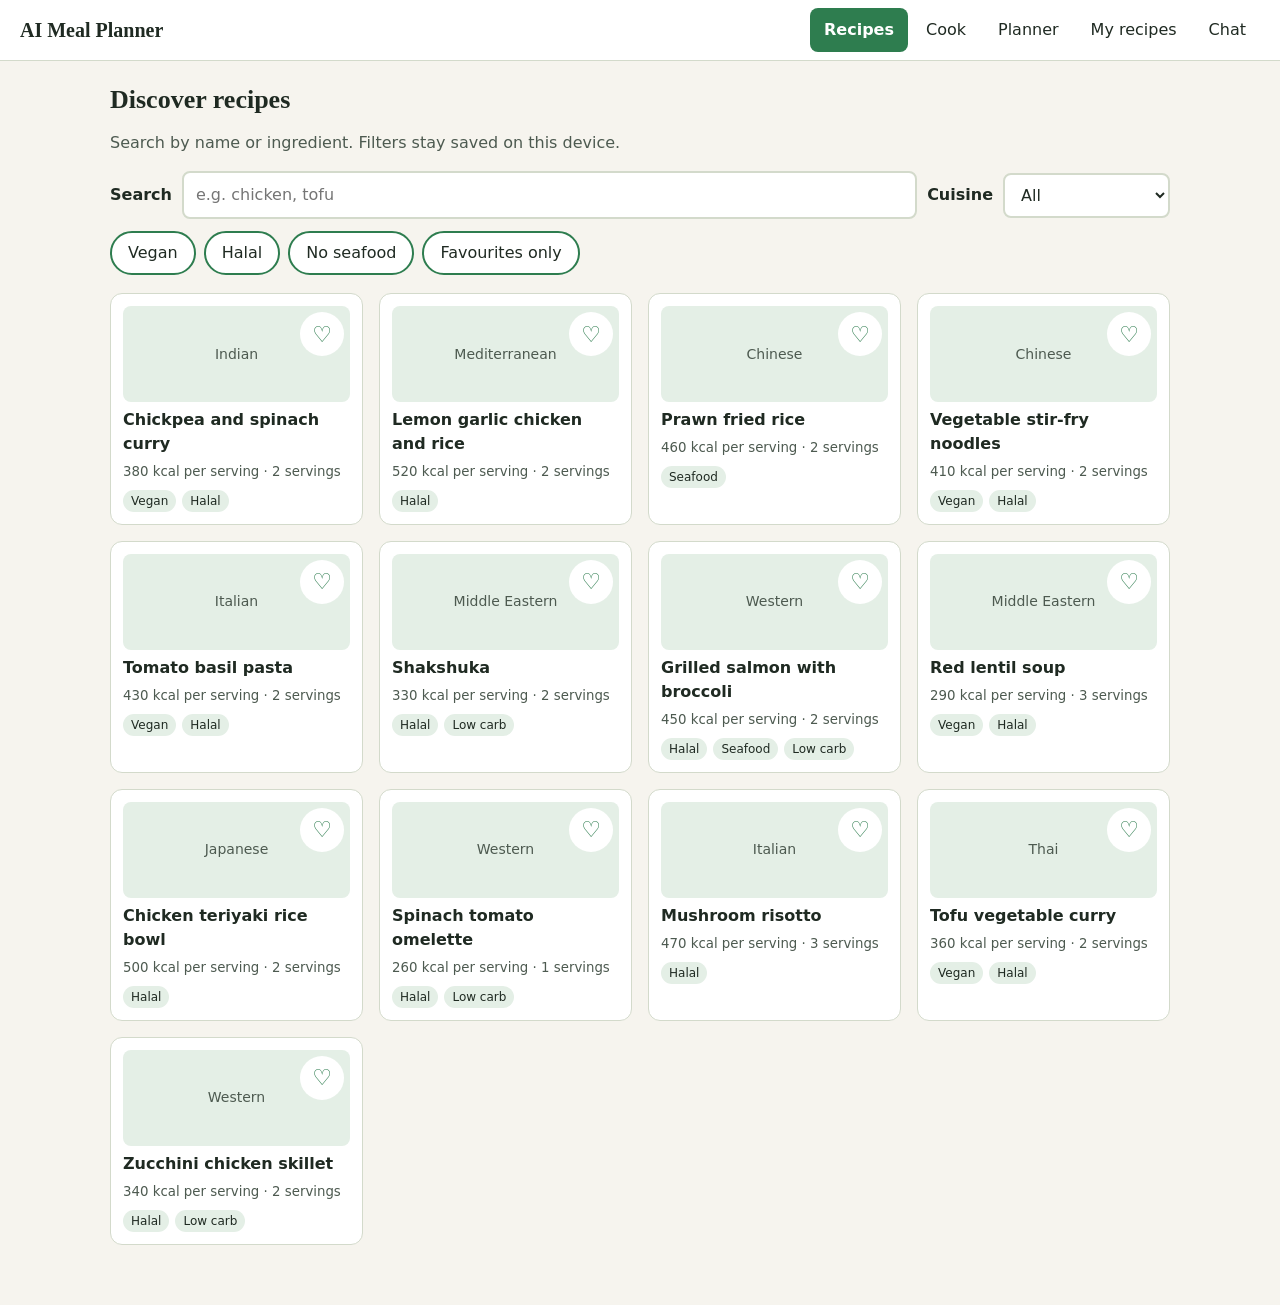
<file: AI Meal Planner.html>
<!doctype html>
<html lang="en">
<head>
<meta charset="utf-8">
<meta name="viewport" content="width=device-width, initial-scale=1, viewport-fit=cover">
<title>AI Meal Planner</title>
<style>
:root{--bg:#f6f4ee;--fg:#1f2a22;--mut:#4d5a50;--card:#fff;--line:#d3dacb;--acc:#2e7d4f;--on:#fff;--soft:#e4efe6;box-sizing:border-box;padding-top:env(safe-area-inset-top,0px);padding-bottom:env(safe-area-inset-bottom,0px)}
@media (prefers-color-scheme:dark){:root:not([data-theme="light"]){--bg:#151a16;--fg:#eaf0e8;--mut:#a9b6aa;--card:#1e251f;--line:#34413a;--acc:#5fbf84;--on:#0f1a13;--soft:#26332a}}
:root[data-theme="dark"]{--bg:#151a16;--fg:#eaf0e8;--mut:#a9b6aa;--card:#1e251f;--line:#34413a;--acc:#5fbf84;--on:#0f1a13;--soft:#26332a}
html{scroll-padding-top:env(safe-area-inset-top,0px)}
*{box-sizing:border-box}
body{margin:0;background:var(--bg);color:var(--fg);font:16px/1.5 system-ui,-apple-system,"Segoe UI",Arial,sans-serif}
body::before{content:"";position:fixed;inset:0 0 auto;height:env(safe-area-inset-top,0px);background:var(--card);z-index:10}
header{position:sticky;top:env(safe-area-inset-top,0px);z-index:9;background:var(--card);border-bottom:1px solid var(--line);display:flex;flex-wrap:wrap;align-items:center;gap:4px 20px;padding:8px 20px}
header h1{font:700 20px Georgia,serif;margin:0 auto 0 0}
nav{display:flex;flex-wrap:wrap;gap:4px}
nav a{color:var(--fg);text-decoration:none;padding:10px 14px;border-radius:8px;min-height:44px;display:inline-flex;align-items:center}
nav a[aria-current="page"]{background:var(--acc);color:var(--on);font-weight:600}
main{max-width:1100px;margin:0 auto;padding:24px 20px 60px}
h2{font:700 26px Georgia,serif;margin:0 0 6px}h3{margin:20px 0 8px}
p.sub,small,.mut{color:var(--mut)}
button,select,input,textarea{font:inherit;color:var(--fg)}
button{cursor:pointer}
.btn,.chip{border:2px solid var(--acc);background:var(--card);color:var(--fg);border-radius:999px;padding:8px 16px;min-height:44px}
.btn{background:var(--acc);color:var(--on);font-weight:600;border-radius:8px}
.btn.alt{background:var(--card);color:var(--fg)}
.chip[aria-pressed="true"]{background:var(--acc);color:var(--on)}
input,select,textarea{border:2px solid var(--line);background:var(--card);border-radius:8px;padding:10px 12px;min-height:44px;max-width:100%}
textarea{width:100%;min-height:90px}
.row{display:flex;flex-wrap:wrap;gap:10px;align-items:center;margin:12px 0}
.grid{display:grid;grid-template-columns:repeat(auto-fill,minmax(230px,1fr));gap:16px}
.card{position:relative;background:var(--card);border:1px solid var(--line);border-radius:12px;padding:12px;display:flex;flex-direction:column;gap:8px}
.open{all:unset;cursor:pointer;display:flex;flex-direction:column;gap:6px}
.open:focus-visible,.fav:focus-visible{outline:3px solid var(--acc);outline-offset:2px}
.ph{height:96px;border-radius:8px;background:var(--soft);display:flex;align-items:center;justify-content:center;color:var(--mut);font-size:14px}
.tags{display:flex;flex-wrap:wrap;gap:6px}.tags i{font-style:normal;font-size:12px;background:var(--soft);padding:2px 8px;border-radius:999px}
.fav{position:absolute;top:18px;right:18px;border:0;background:var(--card);border-radius:50%;width:44px;height:44px;font-size:22px;color:var(--acc)}
.chips{display:flex;flex-wrap:wrap;gap:8px}
.box{background:var(--card);border:1px solid var(--line);border-radius:12px;padding:16px}
.wrap{overflow-x:auto}
table{border-collapse:separate;border-spacing:6px;min-width:760px;width:100%}
th{font-size:14px}td select{width:100%}
.over{position:fixed;inset:0;background:rgba(0,0,0,.55);z-index:20;display:flex;align-items:flex-start;justify-content:center;padding:max(16px,env(safe-area-inset-top,0px)) 16px 16px;overflow:auto}
.dlg{background:var(--card);border-radius:14px;max-width:620px;width:100%;padding:20px;margin:auto}
.msgs{display:flex;flex-direction:column;gap:10px;min-height:260px;max-height:50vh;overflow:auto}
.m{max-width:80%;padding:10px 14px;border-radius:14px;border:1px solid var(--line);background:var(--card)}.m.b{background:var(--soft);align-self:flex-start}.m.u{align-self:flex-end}
.lab{display:block;font-weight:600;margin:12px 0 4px}
.bar{height:8px;border-radius:4px;background:var(--line);overflow:hidden}.bar i{display:block;height:100%;background:var(--acc)}
</style>
</head>
<body>
<header><h1>AI Meal Planner</h1><nav id="nav" aria-label="Main"></nav></header>
<main id="app"></main>
<div id="ov"></div>
<script>
const $=s=>document.querySelector(s);
const esc=s=>String(s).replace(/[&<>"']/g,c=>({'&':'&amp;','<':'&lt;','>':'&gt;','"':'&quot;',"'":'&#39;'}[c]));
const norm=s=>{s=s.toLowerCase().trim();return s.endsWith('ies')?s.slice(0,-3)+'y':s.endsWith('oes')?s.slice(0,-2):(s.endsWith('s')&&!s.endsWith('ss'))?s.slice(0,-1):s};
const STAPLE=['salt','pepper','oil','water'];
const mk=(id,name,cu,kc,sv,f,ing,steps)=>({id,name,cu,kc,sv,h:f.includes('h'),v:f.includes('v'),s:f.includes('s'),l:f.includes('l'),ing:ing.split(',').map(x=>{const[a,b,c]=x.split('|');return{n:a,q:+b||0,u:c||''}}),steps});
const R=[
mk('r1','Chickpea and spinach curry','Indian',380,2,'hv','chickpeas|1|can,spinach|200|g,onion|1,tomato|2,rice|150|g,cumin|1|tsp,oil|1|tbsp',['Fry onion and cumin in oil.','Add tomato, chickpeas and spinach; simmer 12 minutes.','Serve over cooked rice.']),
mk('r2','Lemon garlic chicken and rice','Mediterranean',520,2,'h','chicken|300|g,rice|150|g,lemon|1,garlic|2|clove,butter|1|tbsp,salt|1|tsp',['Marinate chicken in lemon juice and garlic.','Pan-fry in butter until cooked through.','Serve with rice.']),
mk('r3','Prawn fried rice','Chinese',460,2,'s','prawns|200|g,rice|200|g,egg|2,spring onion|2,soy sauce|2|tbsp,pea|80|g,oil|1|tbsp',['Scramble the eggs and set aside.','Stir-fry prawns, peas and rice.','Add soy sauce, eggs and spring onion.']),
mk('r4','Vegetable stir-fry noodles','Chinese',410,2,'hv','noodles|200|g,carrot|1,cabbage|150|g,garlic|2|clove,soy sauce|2|tbsp,ginger|1|tsp,oil|1|tbsp',['Boil noodles and drain.','Stir-fry vegetables, garlic and ginger.','Toss with noodles and soy sauce.']),
mk('r5','Tomato basil pasta','Italian',430,2,'hv','pasta|200|g,tomato|4,garlic|2|clove,basil|10|leaf,oil|1|tbsp',['Cook the pasta.','Simmer chopped tomato and garlic for 10 minutes.','Mix with pasta and basil.']),
mk('r6','Shakshuka','Middle Eastern',330,2,'hl','egg|4,tomato|4,onion|1,capsicum|1,cumin|1|tsp,oil|1|tbsp',['Soften onion and capsicum.','Add tomato and cumin; simmer.','Crack in the eggs and cover until set.']),
mk('r7','Grilled salmon with broccoli','Western',450,2,'hsl','salmon|300|g,broccoli|200|g,lemon|1,garlic|1|clove,butter|1|tbsp',['Season salmon with lemon and garlic.','Grill 4 minutes per side.','Steam the broccoli and serve with butter.']),
mk('r8','Red lentil soup','Middle Eastern',290,3,'hv','lentils|200|g,carrot|2,onion|1,garlic|2|clove,cumin|1|tsp,lemon|1,water|1|l',['Soften onion, carrot and garlic.','Add lentils, cumin and water; simmer 25 minutes.','Blend and finish with lemon.']),
mk('r9','Chicken teriyaki rice bowl','Japanese',500,2,'h','chicken|300|g,rice|200|g,soy sauce|3|tbsp,ginger|1|tsp,broccoli|100|g,honey|1|tbsp',['Simmer chicken with soy sauce, ginger and honey.','Steam the broccoli.','Serve over rice.']),
mk('r10','Spinach tomato omelette','Western',260,1,'hl','egg|3,spinach|50|g,tomato|1,onion|0.5,butter|1|tsp',['Whisk the eggs.','Cook the vegetables in butter.','Pour in the eggs and fold.']),
mk('r11','Mushroom risotto','Italian',470,3,'h','rice|250|g,mushroom|200|g,onion|1,garlic|2|clove,butter|2|tbsp,stock|500|ml,cheese|50|g',['Fry mushroom, onion and garlic in butter.','Add rice, then stock a ladle at a time.','Stir in cheese.']),
mk('r12','Tofu vegetable curry','Thai',360,2,'hv','tofu|250|g,coconut milk|200|ml,capsicum|1,carrot|1,curry paste|2|tbsp,rice|150|g',['Fry curry paste, then add vegetables.','Add tofu and coconut milk; simmer 10 minutes.','Serve with rice.']),
mk('r13','Zucchini chicken skillet','Western',340,2,'hl','chicken|300|g,zucchini|2,garlic|2|clove,tomato|2,cheese|40|g,oil|1|tbsp',['Brown the chicken in oil.','Add zucchini, garlic and tomato.','Top with cheese until melted.'])];
const SUB={butter:'olive oil or margarine, in about the same amount',milk:'oat or soy milk',egg:'1 tbsp ground flax mixed with 3 tbsp water per egg',cream:'coconut milk',cheese:'nutritional yeast for a vegan option',honey:'maple syrup',lemon:'lime, or a splash of vinegar',chicken:'tofu or chickpeas',rice:'quinoa, or cauliflower rice for low carb',pasta:'zucchini noodles or wholewheat pasta','soy sauce':'tamari or coconut aminos',onion:'spring onion or leek',garlic:'a pinch of garlic powder'};
const swap=n=>{const k=Object.keys(SUB).find(k=>norm(n)===norm(k)||norm(n).includes(norm(k)));return k?'Instead of '+n+', try '+SUB[k]+'.':'For '+n+', try a similar ingredient from the same food group, or leave it out and adjust the seasoning.'};
const DAYS=['Mon','Tue','Wed','Thu','Fri','Sat','Sun'],MEALS=['Breakfast','Lunch','Dinner','Snack'];
let S={route:'recipes',q:'',cu:'All',fo:0,f:{v:0,h:0,s:0},fav:[],plan:{},mine:[],goal:1800,have:[],open:null,sv:1,chat:[{b:1,t:'Hi! Ask for a substitute (“I have no butter”), low-carb ideas, or say “I have chickpeas, rice”. This demo answers with built-in rules; the real app sends the same messages to Gemini.'}]};
try{const x=JSON.parse(localStorage.getItem('mp')||'null');if(x){S.fav=x.fav||[];S.plan=x.plan||{};S.mine=x.mine||[];S.goal=x.goal||1800;S.f=x.f||S.f}}catch(e){}
const save=()=>{try{localStorage.setItem('mp',JSON.stringify({fav:S.fav,plan:S.plan,mine:S.mine,goal:S.goal,f:S.f}))}catch(e){}};
const all=()=>R.concat(S.mine),byId=id=>all().find(r=>r.id===id);
const ok=r=>!(S.f.v&&!r.v)&&!(S.f.h&&!r.h)&&!(S.f.s&&r.s);
const filt=()=>all().filter(r=>ok(r)&&(S.cu==='All'||r.cu===S.cu)&&(!S.fo||S.fav.includes(r.id))&&(!S.q||(r.name+' '+r.ing.map(i=>i.n).join(' ')).toLowerCase().includes(S.q.toLowerCase())));
const tags=r=>(r.v?'<i>Vegan</i>':'')+(r.h?'<i>Halal</i>':'')+(r.s?'<i>Seafood</i>':'')+(r.l?'<i>Low carb</i>':'');
const card=r=>{const f=S.fav.includes(r.id);return `<article class="card"><button class="open" data-act="open" data-id="${r.id}"><span class="ph">${esc(r.cu)}</span><b>${esc(r.name)}</b><small>${r.kc} kcal per serving · ${r.sv} servings</small></button><div class="tags">${tags(r)}</div><button class="fav" data-act="fav" data-id="${r.id}" aria-pressed="${f}" aria-label="${f?'Remove from':'Add to'} favourites">${f?'♥':'♡'}</button></article>`};
const grid=()=>{const l=filt();return l.length?l.map(card).join(''):'<p class="mut">No recipes match these filters.</p>'};
const matches=(have)=>{const h=have.map(norm);return all().filter(ok).map(r=>{const need=r.ing.filter(i=>!STAPLE.includes(norm(i.n)));const miss=need.filter(i=>!h.includes(norm(i.n)));return{r,miss,used:need.length-miss.length}}).filter(x=>x.used>0&&x.miss.length<=2).sort((a,b)=>a.miss.length-b.miss.length)};
const V={
recipes:()=>`<h2>Discover recipes</h2><p class="sub">Search by name or ingredient. Filters stay saved on this device.</p>
<div class="row"><label class="lab" for="q" style="margin:0">Search</label><input id="q" type="search" placeholder="e.g. chicken, tofu" value="${esc(S.q)}" style="flex:1;min-width:200px"><label class="lab" for="cu" style="margin:0">Cuisine</label><select id="cu">${['All',...new Set(all().map(r=>r.cu))].map(c=>`<option ${c===S.cu?'selected':''}>${esc(c)}</option>`).join('')}</select></div>
<div class="chips" role="group" aria-label="Filters">${[['v','Vegan'],['h','Halal'],['s','No seafood']].map(([k,l])=>`<button class="chip" data-act="flt" data-k="${k}" aria-pressed="${!!S.f[k]}">${l}</button>`).join('')}<button class="chip" data-act="favonly" aria-pressed="${!!S.fo}">Favourites only</button></div>
<div class="grid" id="grid" style="margin-top:18px">${grid()}</div>`,
cook:()=>{const m=matches(S.have),rd=m.filter(x=>!x.miss.length),al=m.filter(x=>x.miss.length);
const c=(x)=>`<article class="card"><button class="open" data-act="open" data-id="${x.r.id}"><span class="ph">${esc(x.r.cu)}</span><b>${esc(x.r.name)}</b></button><small>${x.miss.length?'Missing: '+x.miss.map(i=>esc(i.n)).join(', '):'You have everything'}</small>${x.miss.map(i=>`<button class="btn alt" data-act="swapq" data-n="${esc(i.n)}">Ask AI to swap ${esc(i.n)}</button>`).join('')}</article>`;
return `<h2>Cook with what I have</h2><p class="sub">Add the ingredients you have. Salt, pepper, oil and water are assumed.</p>
<div class="row"><label class="lab" for="ing" style="margin:0">Ingredient</label><input id="ing" placeholder="e.g. rice" style="flex:1;min-width:180px"><button class="btn" data-act="addi">Add</button></div>
<div class="chips">${S.have.map((h,i)=>`<button class="chip" data-act="deli" data-i="${i}" aria-label="Remove ${esc(h)}">${esc(h)} ✕</button>`).join('')||'<span class="mut">No ingredients yet.</span>'}</div>
${S.have.length?`<h3>Ready to cook now</h3><div class="grid">${rd.map(c).join('')||'<p class="mut">Nothing yet. See the next list.</p>'}</div><h3>Almost there (missing 1 or 2)</h3><div class="grid">${al.map(c).join('')||'<p class="mut">No near matches.</p>'}</div><div class="row"><button class="btn" data-act="gen">Generate a recipe with AI</button></div>`:''}`},
planner:()=>{const tot=d=>MEALS.reduce((s,m)=>{const r=byId(S.plan[d+'-'+m]);return s+(r?r.kc:0)},0);
return `<h2>Weekly planner</h2><p class="sub">Pick a recipe for each slot. Totals count one serving per meal.</p>
<div class="row"><label for="goal" class="lab" style="margin:0">Daily calorie goal</label><input id="goal" type="number" min="800" max="6000" value="${S.goal}" style="width:110px"></div>
<div class="wrap"><table><thead><tr><th></th>${DAYS.map(d=>`<th>${d}</th>`).join('')}</tr></thead><tbody>
${MEALS.map(m=>`<tr><th scope="row">${m}</th>${DAYS.map(d=>`<td><select data-act="plan" data-k="${d}-${m}" aria-label="${d} ${m}"><option value="">—</option>${all().map(r=>`<option value="${r.id}" ${S.plan[d+'-'+m]===r.id?'selected':''}>${esc(r.name)}</option>`).join('')}</select></td>`).join('')}</tr>`).join('')}
<tr><th scope="row">Calories</th>${DAYS.map(d=>{const t=tot(d),p=Math.min(100,t/S.goal*100);return `<td><small>${t} / ${S.goal}</small><div class="bar"><i style="width:${p}%"></i></div></td>`}).join('')}</tr></tbody></table></div>`},
mine:()=>`<h2>My recipes</h2><p class="sub">Add your own recipes. They appear in search, the planner and ingredient matching.</p>
<form id="mf" class="box"><label class="lab" for="mn">Recipe name</label><input id="mn" required style="width:100%">
<div class="row"><div><label class="lab" for="mc">Cuisine</label><input id="mc" value="Home style"></div><div><label class="lab" for="mk">Calories per serving</label><input id="mk" type="number" min="0" required style="width:150px"></div><div><label class="lab" for="ms">Servings</label><input id="ms" type="number" min="1" value="2" style="width:100px"></div></div>
<label class="lab" for="mi">Ingredients (one per line, e.g. “2 onion” or “200 g rice”)</label><textarea id="mi" required></textarea>
<label class="lab" for="mt">Steps (one per line)</label><textarea id="mt"></textarea>
<div class="chips" style="margin:12px 0"><label><input type="checkbox" id="tv"> Vegan</label><label><input type="checkbox" id="th"> Halal</label><label><input type="checkbox" id="ts"> Contains seafood</label></div>
<p class="sub">You set the tags and calories, so please check them yourself.</p><button class="btn" type="submit">Save recipe</button></form>
<h3>Saved recipes (${S.mine.length})</h3><div class="grid">${S.mine.map(card).join('')||'<p class="mut">None yet.</p>'}</div>`,
chat:()=>`<h2>AI assistant</h2><p class="sub">Substitutions, low-carb ideas and recipes from your ingredients. AI nutrition and allergen info are estimates; always check labels.</p>
<div class="box"><div class="msgs" id="msgs" aria-live="polite">${S.chat.map(m=>`<div class="m ${m.b?'b':'u'}">${esc(m.t)}</div>`).join('')}</div>
<div class="chips" style="margin-top:12px">${['I have no butter','Low carb ideas','I have chicken, rice, broccoli'].map(t=>`<button class="chip" data-act="say" data-t="${t}">${t}</button>`).join('')}</div>
<div class="row"><label class="lab" for="ci" style="margin:0">Message</label><input id="ci" style="flex:1;min-width:200px" placeholder="Type a message"><button class="btn" data-act="send">Send</button></div></div>`};
const reply=t=>{const l=t.toLowerCase();let o;
if(/low[- ]?carb/.test(l)){const x=all().filter(r=>ok(r)&&r.l);o='Low-carb picks for your filters: '+(x.map(r=>r.name+' ('+r.kc+' kcal)').join(', ')||'none found.')+'.'}
else if(/\bhave\b(?!\s+no)/.test(l)&&!/\bno\b/.test(l)){const w=l.split(/\bhave\b/)[1].split(/,|\band\b/).map(s=>s.trim()).filter(Boolean);const m=matches(w).slice(0,4);o=m.length?'With '+w.join(', ')+' you could make: '+m.map(x=>x.r.name+(x.miss.length?' (missing '+x.miss.map(i=>i.n).join(', ')+')':'')).join('; ')+'.':'I couldn’t find a close match. Try adding more ingredients.'}
else{const k=Object.keys(SUB).find(k=>l.includes(k));o=k?swap(k):'I can suggest substitutes, low-carb recipes, or recipes from your ingredients.'}
return o+' Please double-check allergens yourself.'};
const send=t=>{if(!t.trim())return;S.chat.push({t},{b:1,t:reply(t)});go('chat')};
const go=r=>{S.route=r;render()};
function render(){$('#nav').innerHTML=[['recipes','Recipes'],['cook','Cook'],['planner','Planner'],['mine','My recipes'],['chat','Chat']].map(([k,l])=>`<a href="#${k}" ${S.route===k?'aria-current="page"':''}>${l}</a>`).join('');
$('#app').innerHTML=V[S.route]();const m=$('#msgs');if(m)m.scrollTop=m.scrollHeight;
const r=S.open&&byId(S.open);$('#ov').innerHTML=r?`<div class="over" data-act="close"><div class="dlg" role="dialog" aria-modal="true" aria-labelledby="dt"><div class="row" style="justify-content:space-between"><h2 id="dt" style="margin:0">${esc(r.name)}</h2><button class="btn alt" data-act="close">Close</button></div><div class="tags">${tags(r)}</div><p class="sub">${esc(r.cu)} · ${r.kc} kcal per serving · ${r.kc*S.sv} kcal in total</p>
<div class="row"><b>Servings</b><button class="chip" data-act="sv" data-d="-1" aria-label="Fewer servings">−</button><b>${S.sv}</b><button class="chip" data-act="sv" data-d="1" aria-label="More servings">+</button></div>
<h3>Ingredients</h3><ul>${r.ing.map(i=>`<li>${i.q?+(i.q*S.sv/r.sv).toFixed(2)+' '+esc(i.u)+' ':''}${esc(i.n)}</li>`).join('')}</ul><h3>Steps</h3><ol>${r.steps.map(s=>`<li>${esc(s)}</li>`).join('')||'<li>No steps added.</li>'}</ol>
<div class="row"><select id="pd" aria-label="Day">${DAYS.map(d=>`<option>${d}</option>`).join('')}</select><select id="pm" aria-label="Meal">${MEALS.map(d=>`<option>${d}</option>`).join('')}</select><button class="btn" data-act="addplan">Add to planner</button><button class="btn alt" data-act="fav" data-id="${r.id}">${S.fav.includes(r.id)?'♥ Favourited':'♡ Favourite'}</button></div></div></div>`:''}
document.addEventListener('click',e=>{const b=e.target.closest('[data-act]');if(!b)return;const a=b.dataset.act,id=b.dataset.id;
if(a==='close'){if(e.target!==b&&b.classList.contains('over'))return;S.open=null;render()}
else if(a==='open'){S.open=id;S.sv=byId(id).sv;render()}
else if(a==='fav'){S.fav=S.fav.includes(id)?S.fav.filter(x=>x!==id):[...S.fav,id];save();render()}
else if(a==='flt'){S.f[b.dataset.k]=S.f[b.dataset.k]?0:1;save();render()}
else if(a==='favonly'){S.fo=S.fo?0:1;render()}
else if(a==='addi'){const i=$('#ing');if(i.value.trim()){S.have.push(i.value.trim());render();$('#ing').focus()}}
else if(a==='deli'){S.have.splice(+b.dataset.i,1);render()}
else if(a==='swapq'){S.chat.push({t:'I have no '+b.dataset.n},{b:1,t:swap(b.dataset.n)+' Please double-check allergens yourself.'});go('chat')}
else if(a==='gen'){S.chat.push({t:'Create a recipe with '+S.have.join(', ')},{b:1,t:'In the full app, Gemini would write a new recipe here as structured JSON. This demo suggests: '+(matches(S.have).slice(0,3).map(x=>x.r.name).join(', ')||'add more ingredients')+'.'});go('chat')}
else if(a==='sv'){S.sv=Math.max(1,S.sv+ +b.dataset.d);render()}
else if(a==='addplan'){S.plan[$('#pd').value+'-'+$('#pm').value]=S.open;save();S.open=null;go('planner')}
else if(a==='say'){send(b.dataset.t)}
else if(a==='send'){const i=$('#ci');send(i.value)}});
document.addEventListener('input',e=>{if(e.target.id==='q'){S.q=e.target.value;$('#grid').innerHTML=grid()}});
document.addEventListener('change',e=>{const t=e.target;if(t.id==='cu'){S.cu=t.value;$('#grid').innerHTML=grid()}
else if(t.dataset.act==='plan'){if(t.value)S.plan[t.dataset.k]=t.value;else delete S.plan[t.dataset.k];save();render()}
else if(t.id==='goal'){S.goal=Math.max(800,+t.value||1800);save();render()}});
document.addEventListener('keydown',e=>{if(e.key==='Escape'&&S.open){S.open=null;render()}
if(e.key==='Enter'&&e.target.id==='ing'){e.preventDefault();$('[data-act="addi"]').click()}
if(e.key==='Enter'&&e.target.id==='ci'){send(e.target.value)}});
document.addEventListener('submit',e=>{if(e.target.id!=='mf')return;e.preventDefault();
const ing=$('#mi').value.split('\n').map(s=>s.trim()).filter(Boolean).map(s=>{const m=s.match(/^([\d.]+)?\s*(g|kg|ml|l|tsp|tbsp|cup|cups|piece|pieces|clove|cloves)?\s*(.+)$/i);return(m[3]+'|'+(m[1]||0)+'|'+(m[2]||'')).replace(/,/g,' ')});
const f=(($('#tv').checked?'v':'')+($('#th').checked?'h':'')+($('#ts').checked?'s':''));
const r=mk('m'+Date.now(),$('#mn').value.trim(),$('#mc').value.trim()||'Home style',+$('#mk').value,+$('#ms').value||1,f,ing.join(','),$('#mt').value.split('\n').map(s=>s.trim()).filter(Boolean));
S.mine.push(r);save();render()});
const hash=()=>{const h=location.hash.slice(1);if(V[h])S.route=h;render()};
addEventListener('hashchange',hash);hash();
</script>
</body>
</html>
</file>
